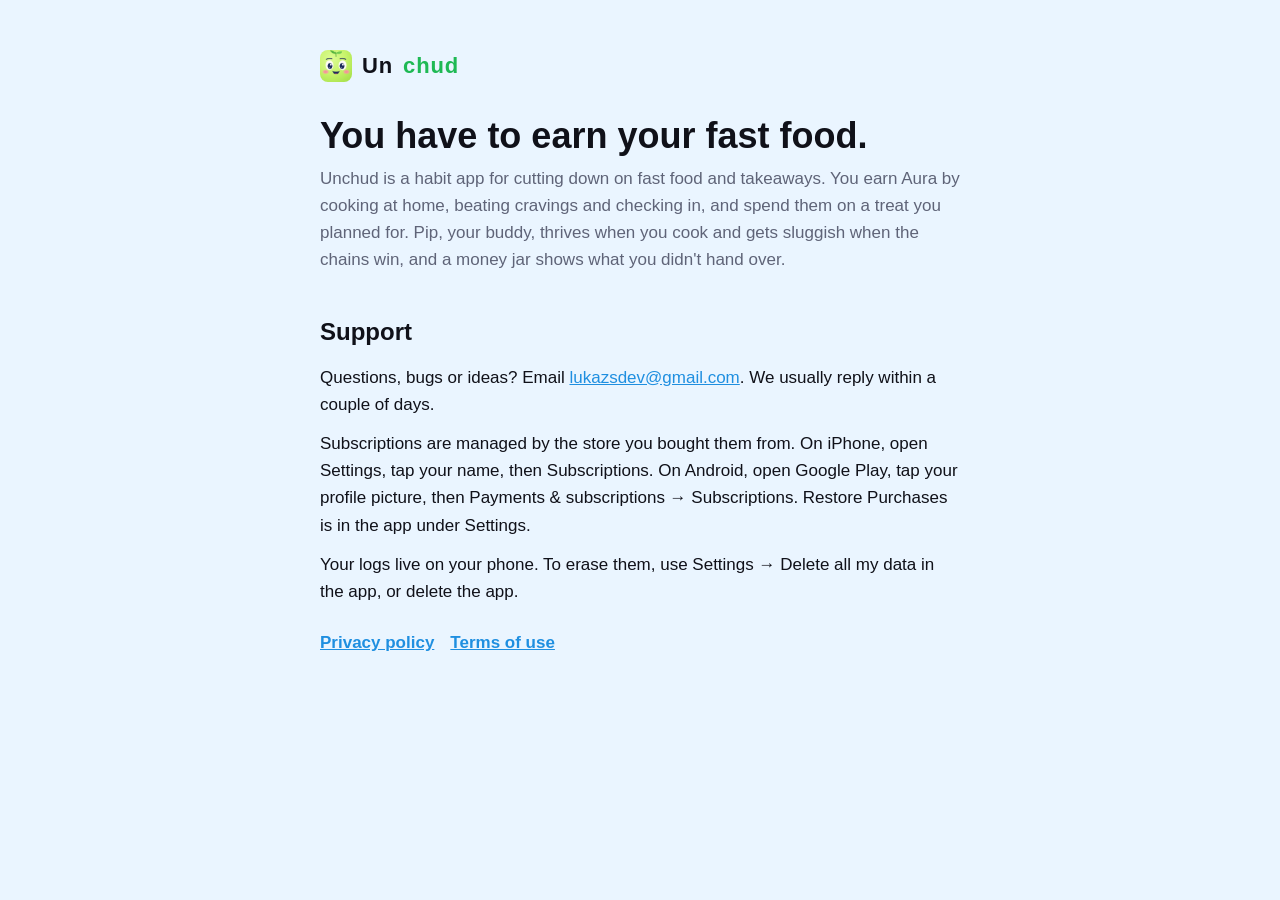
<file: index.html>
<!doctype html>
<html lang="en">
  <head>
    <meta charset="utf-8" />
    <meta name="viewport" content="width=device-width, initial-scale=1" />
    <title>Unchud · Stop being a chud</title>
    <meta name="description" content="Unchud locks fast food behind a little effort: lock your delivery apps until you have earned them: cook at home and beat cravings for Aura, keep your streak, and watch the money you kept pile up." />
    <link rel="icon" href="favicon.png" />
    <link rel="apple-touch-icon" href="apple-touch-icon.png" />
    <link rel="stylesheet" href="style.css" />
  </head>
  <body>
    <main>
      <p class="wordmark"><a href="./"><img src="apple-touch-icon.png" alt="" />Un<span>chud</span></a></p>
      <h1>You have to earn your fast food.</h1>
      <p class="muted">Unchud is a habit app for cutting down on fast food and takeaways. You earn Aura by cooking at home, beating cravings and checking in, and spend them on a treat you planned for. Pip, your buddy, thrives when you cook and gets sluggish when the chains win, and a money jar shows what you didn't hand over.</p>
      <h2>Support</h2>
      <p>Questions, bugs or ideas? Email <a href="mailto:lukazsdev@gmail.com">lukazsdev@gmail.com</a>. We usually reply within a couple of days.</p>
      <p>Subscriptions are managed by the store you bought them from. On iPhone, open Settings, tap your name, then Subscriptions. On Android, open Google Play, tap your profile picture, then Payments &amp; subscriptions → Subscriptions. Restore Purchases is in the app under Settings.</p>
      <p>Your logs live on your phone. To erase them, use Settings → Delete all my data in the app, or delete the app.</p>
      <div class="links">
        <a href="privacy/">Privacy policy</a>
        <a href="terms/">Terms of use</a>
      </div>
    </main>
  </body>
</html>
</file>
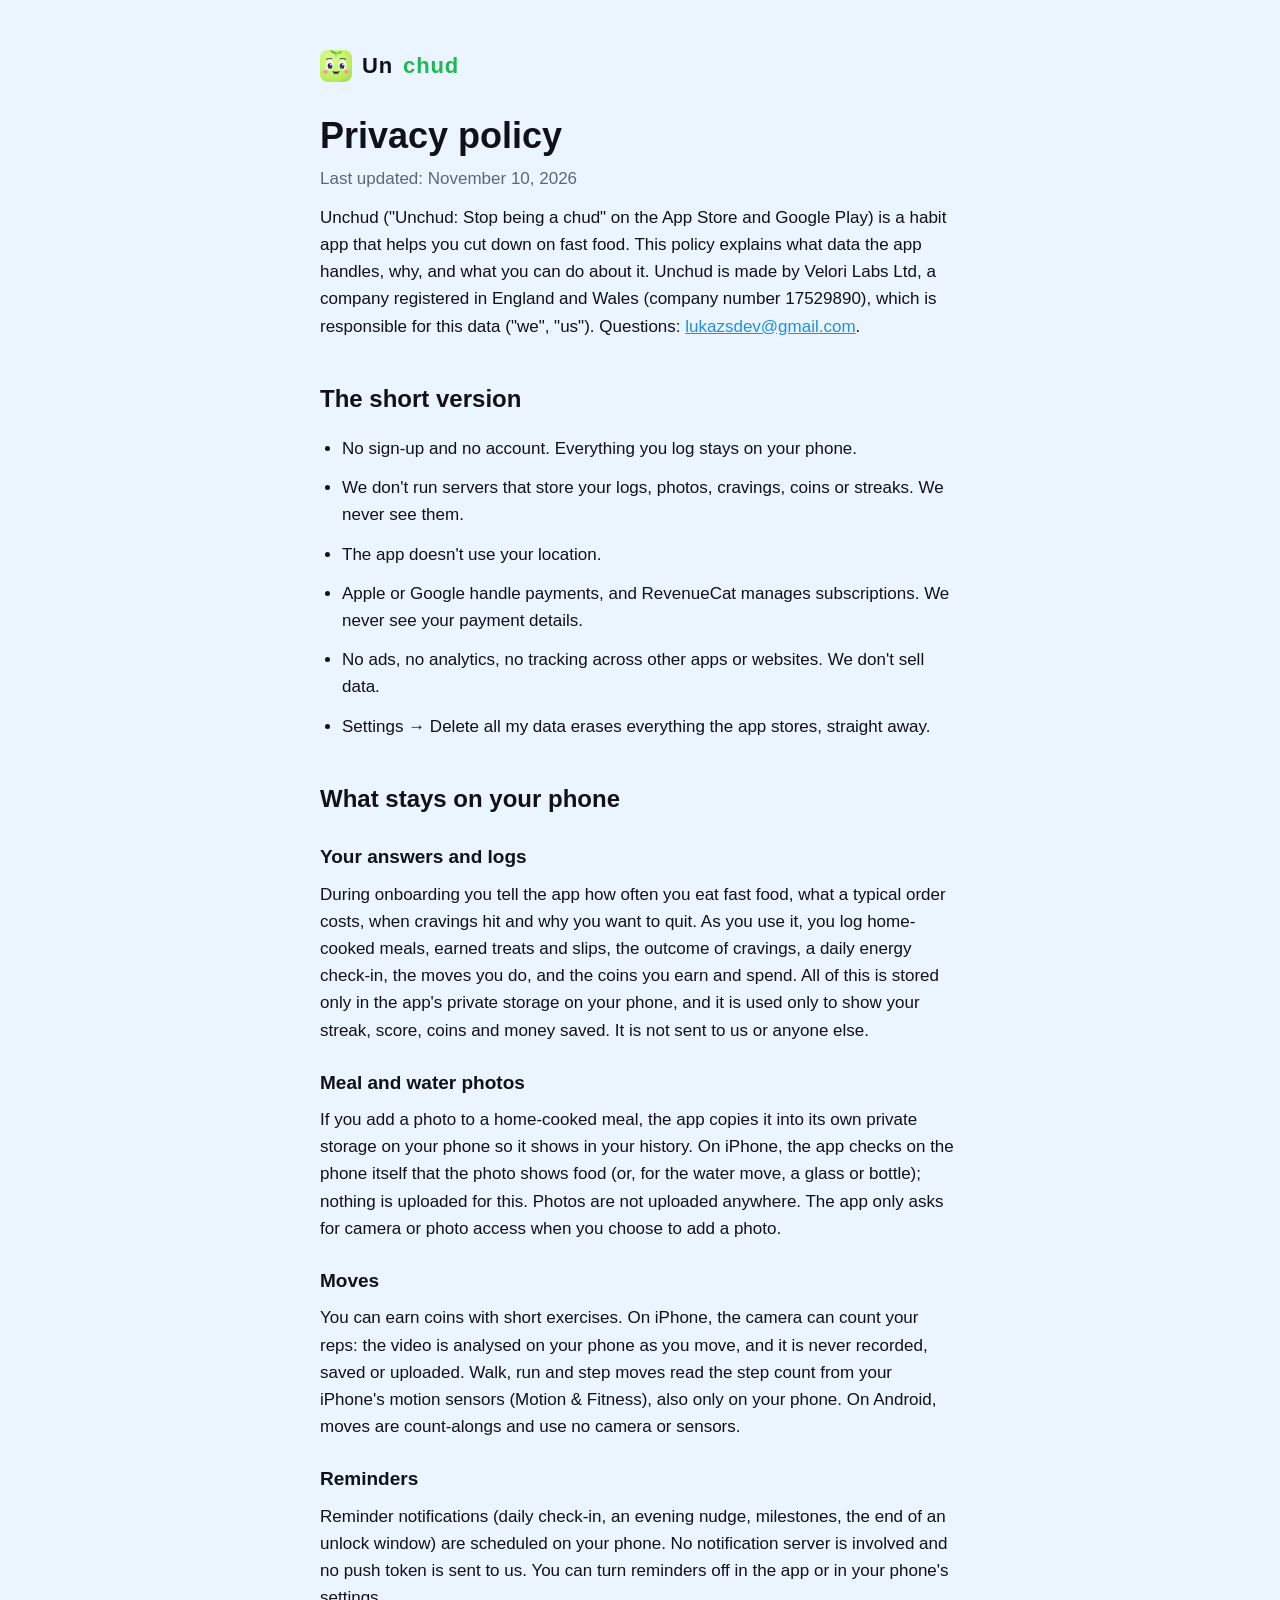
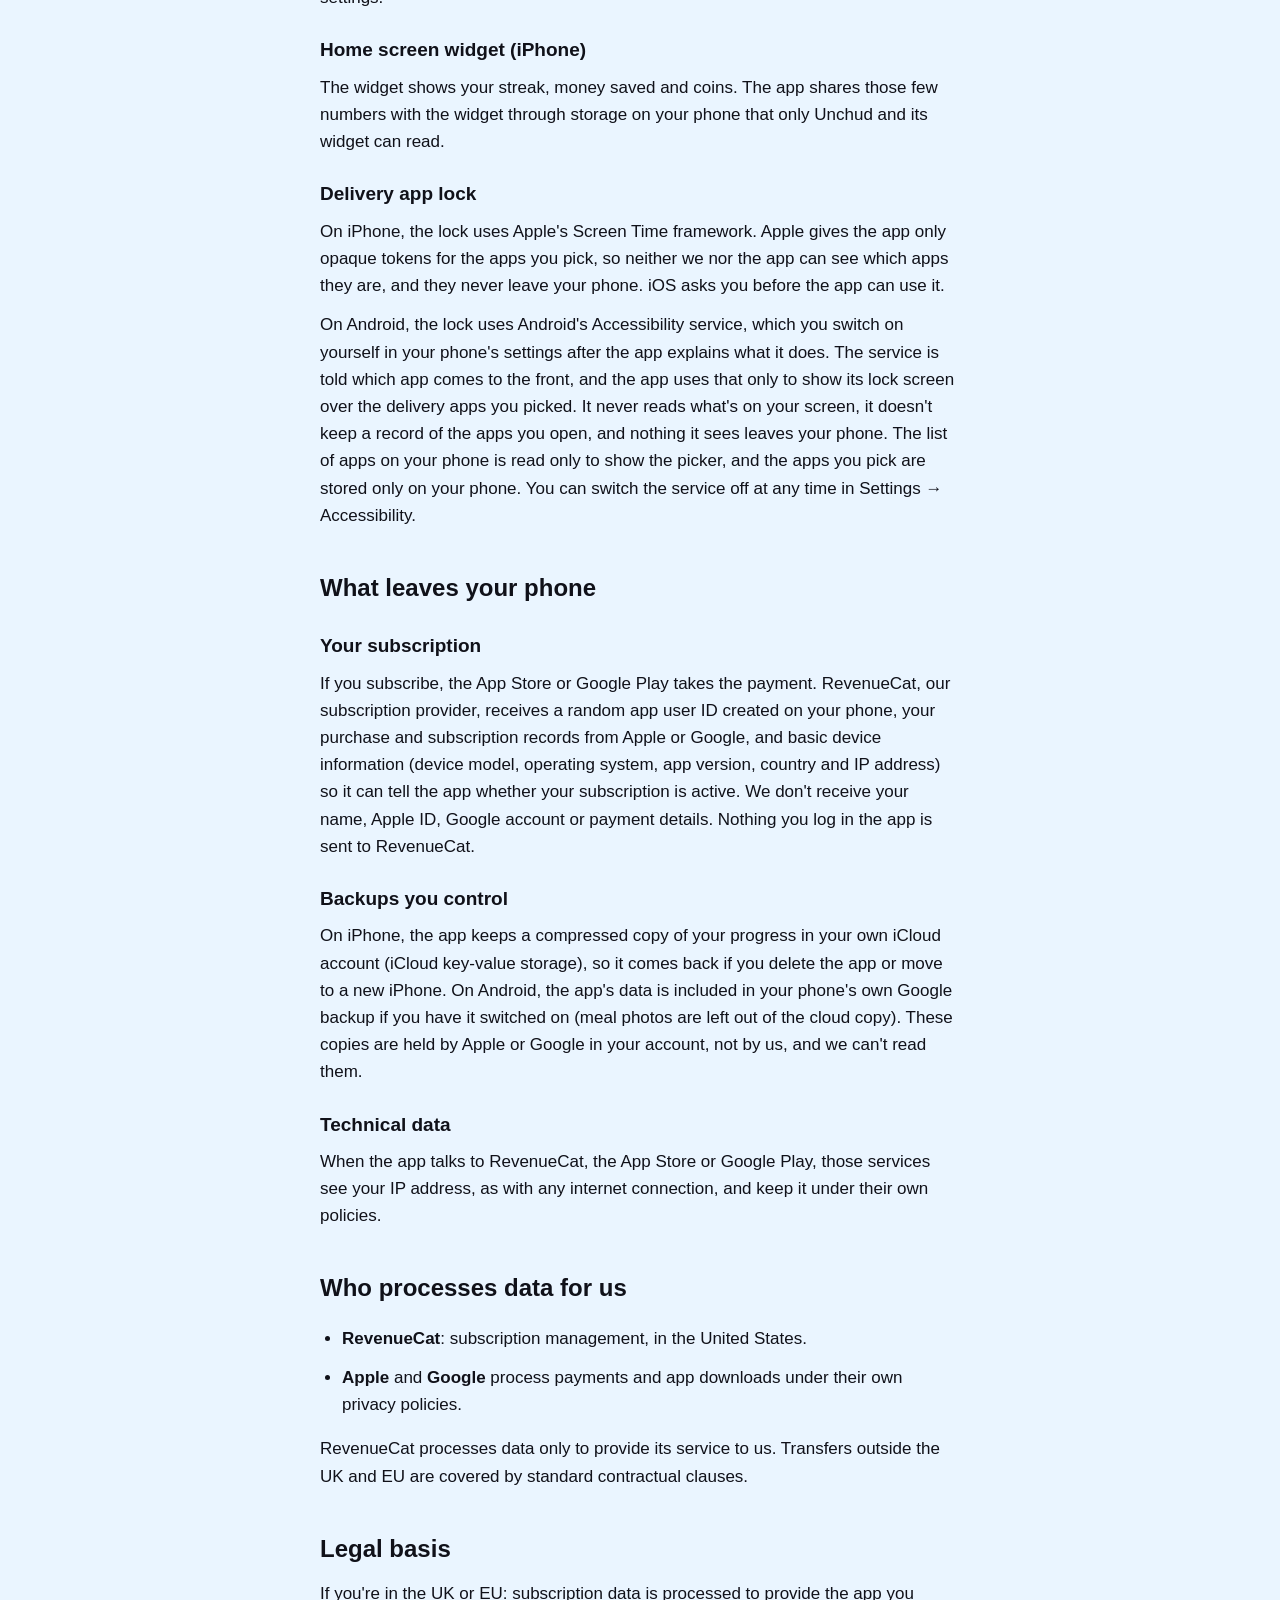
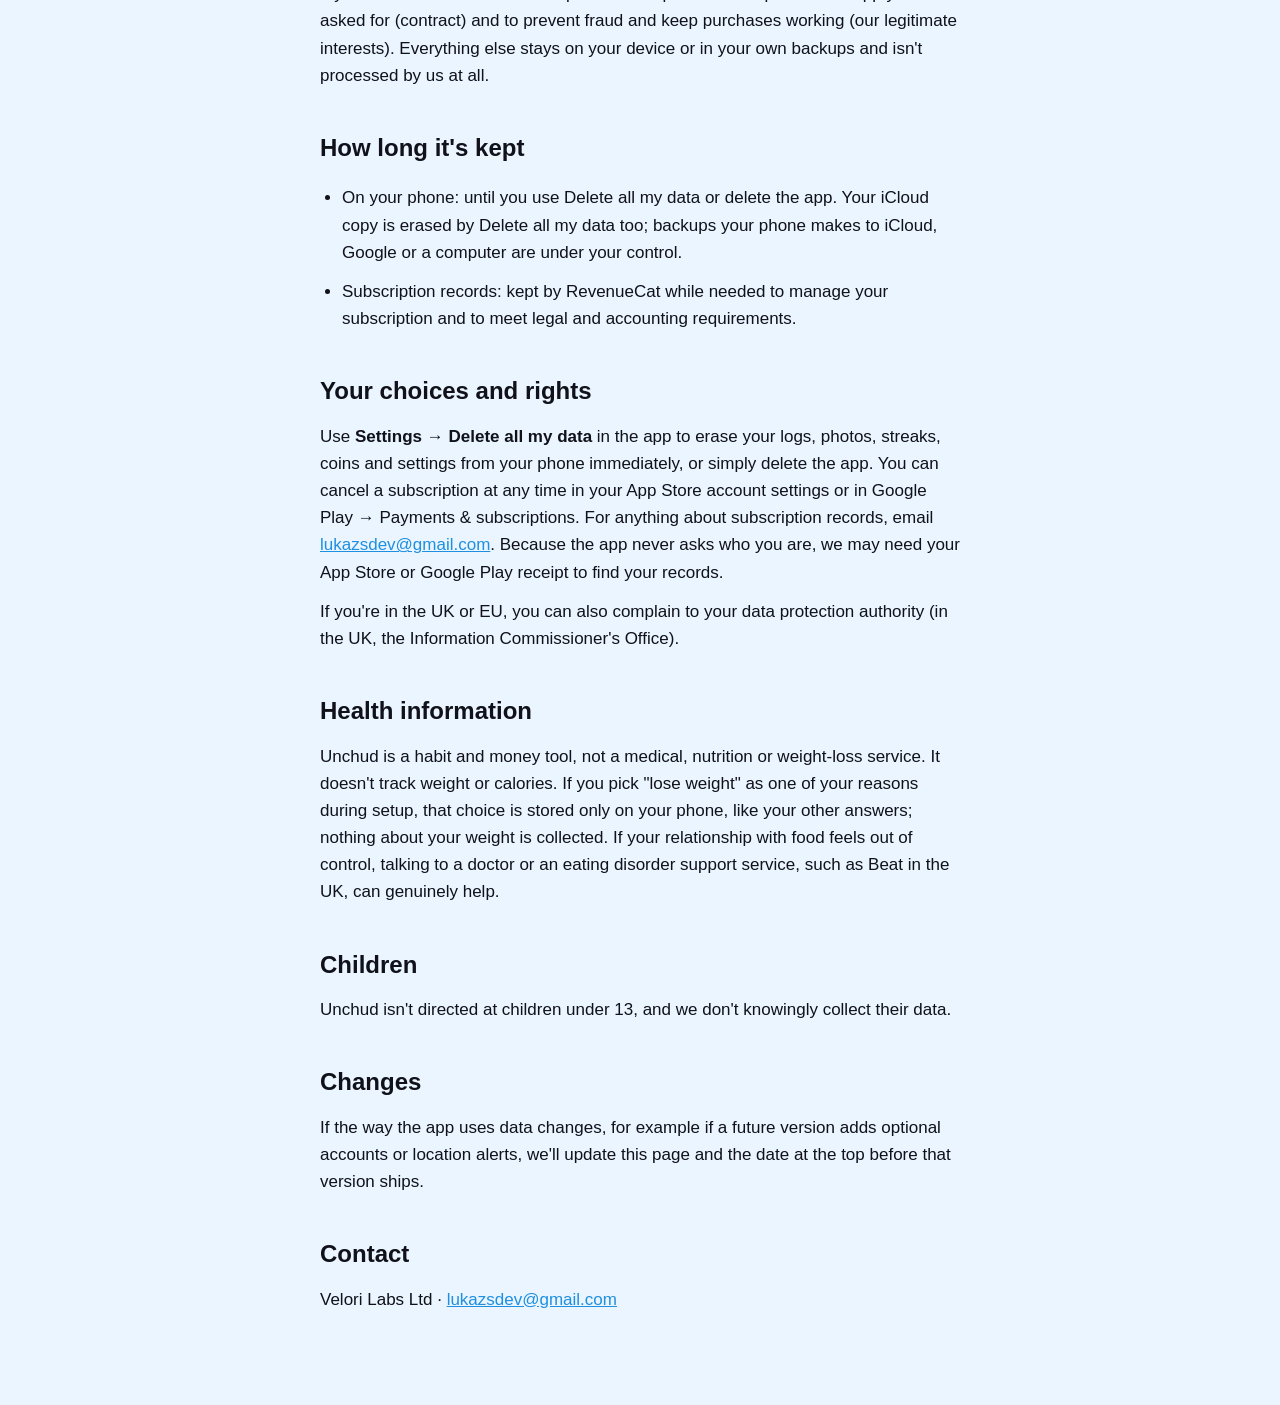
<file: privacy/index.html>
<!doctype html>
<html lang="en">
  <head>
    <meta charset="utf-8" />
    <meta name="viewport" content="width=device-width, initial-scale=1" />
    <title>Privacy policy · Unchud</title>
    <meta name="description" content="How the Unchud app handles your data." />
    <link rel="icon" href="../favicon.png" />
    <link rel="stylesheet" href="../style.css" />
  </head>
  <body>
    <main>
      <p class="wordmark"><a href="../"><img src="../apple-touch-icon.png" alt="" />Un<span>chud</span></a></p>
      <h1>Privacy policy</h1>
      <p class="muted">Last updated: November 10, 2026</p>

      <p>
        Unchud ("Unchud: Stop being a chud" on the App Store and Google Play) is a habit app that helps you cut down on fast food. This policy explains what data the app handles, why, and what you can do about it. Unchud is made by Velori Labs Ltd, a company registered in England and Wales (company number 17529890), which is responsible for this data ("we", "us"). Questions: <a href="mailto:lukazsdev@gmail.com">lukazsdev@gmail.com</a>.
      </p>

      <h2>The short version</h2>
      <ul>
        <li>No sign-up and no account. Everything you log stays on your phone.</li>
        <li>We don't run servers that store your logs, photos, cravings, coins or streaks. We never see them.</li>
        <li>The app doesn't use your location.</li>
        <li>Apple or Google handle payments, and RevenueCat manages subscriptions. We never see your payment details.</li>
        <li>No ads, no analytics, no tracking across other apps or websites. We don't sell data.</li>
        <li>Settings → Delete all my data erases everything the app stores, straight away.</li>
      </ul>

      <h2>What stays on your phone</h2>
      <h3>Your answers and logs</h3>
      <p>
        During onboarding you tell the app how often you eat fast food, what a typical order costs, when cravings hit and why you want to quit. As you use it, you log home-cooked meals, earned treats and slips, the outcome of cravings, a daily energy check-in, the moves you do, and the coins you earn and spend. All of this is stored only in the app's private storage on your phone, and it is used only to show your streak, score, coins and money saved. It is not sent to us or anyone else.
      </p>
      <h3>Meal and water photos</h3>
      <p>
        If you add a photo to a home-cooked meal, the app copies it into its own private storage on your phone so it shows in your history. On iPhone, the app checks on the phone itself that the photo shows food (or, for the water move, a glass or bottle); nothing is uploaded for this. Photos are not uploaded anywhere. The app only asks for camera or photo access when you choose to add a photo.
      </p>
      <h3>Moves</h3>
      <p>
        You can earn coins with short exercises. On iPhone, the camera can count your reps: the video is analysed on your phone as you move, and it is never recorded, saved or uploaded. Walk, run and step moves read the step count from your iPhone's motion sensors (Motion &amp; Fitness), also only on your phone. On Android, moves are count-alongs and use no camera or sensors.
      </p>
      <h3>Reminders</h3>
      <p>
        Reminder notifications (daily check-in, an evening nudge, milestones, the end of an unlock window) are scheduled on your phone. No notification server is involved and no push token is sent to us. You can turn reminders off in the app or in your phone's settings.
      </p>
      <h3>Home screen widget (iPhone)</h3>
      <p>
        The widget shows your streak, money saved and coins. The app shares those few numbers with the widget through storage on your phone that only Unchud and its widget can read.
      </p>
      <h3>Delivery app lock</h3>
      <p>
        On iPhone, the lock uses Apple's Screen Time framework. Apple gives the app only opaque tokens for the apps you pick, so neither we nor the app can see which apps they are, and they never leave your phone. iOS asks you before the app can use it.
      </p>
      <p>
        On Android, the lock uses Android's Accessibility service, which you switch on yourself in your phone's settings after the app explains what it does. The service is told which app comes to the front, and the app uses that only to show its lock screen over the delivery apps you picked. It never reads what's on your screen, it doesn't keep a record of the apps you open, and nothing it sees leaves your phone. The list of apps on your phone is read only to show the picker, and the apps you pick are stored only on your phone. You can switch the service off at any time in Settings → Accessibility.
      </p>

      <h2>What leaves your phone</h2>
      <h3>Your subscription</h3>
      <p>
        If you subscribe, the App Store or Google Play takes the payment. RevenueCat, our subscription provider, receives a random app user ID created on your phone, your purchase and subscription records from Apple or Google, and basic device information (device model, operating system, app version, country and IP address) so it can tell the app whether your subscription is active. We don't receive your name, Apple ID, Google account or payment details. Nothing you log in the app is sent to RevenueCat.
      </p>
      <h3>Backups you control</h3>
      <p>
        On iPhone, the app keeps a compressed copy of your progress in your own iCloud account (iCloud key-value storage), so it comes back if you delete the app or move to a new iPhone. On Android, the app's data is included in your phone's own Google backup if you have it switched on (meal photos are left out of the cloud copy). These copies are held by Apple or Google in your account, not by us, and we can't read them.
      </p>
      <h3>Technical data</h3>
      <p>
        When the app talks to RevenueCat, the App Store or Google Play, those services see your IP address, as with any internet connection, and keep it under their own policies.
      </p>

      <h2>Who processes data for us</h2>
      <ul>
        <li><strong>RevenueCat</strong>: subscription management, in the United States.</li>
        <li><strong>Apple</strong> and <strong>Google</strong> process payments and app downloads under their own privacy policies.</li>
      </ul>
      <p>RevenueCat processes data only to provide its service to us. Transfers outside the UK and EU are covered by standard contractual clauses.</p>

      <h2>Legal basis</h2>
      <p>If you're in the UK or EU: subscription data is processed to provide the app you asked for (contract) and to prevent fraud and keep purchases working (our legitimate interests). Everything else stays on your device or in your own backups and isn't processed by us at all.</p>

      <h2>How long it's kept</h2>
      <ul>
        <li>On your phone: until you use Delete all my data or delete the app. Your iCloud copy is erased by Delete all my data too; backups your phone makes to iCloud, Google or a computer are under your control.</li>
        <li>Subscription records: kept by RevenueCat while needed to manage your subscription and to meet legal and accounting requirements.</li>
      </ul>

      <h2>Your choices and rights</h2>
      <p>
        Use <strong>Settings → Delete all my data</strong> in the app to erase your logs, photos, streaks, coins and settings from your phone immediately, or simply delete the app. You can cancel a subscription at any time in your App Store account settings or in Google Play → Payments &amp; subscriptions. For anything about subscription records, email <a href="mailto:lukazsdev@gmail.com">lukazsdev@gmail.com</a>. Because the app never asks who you are, we may need your App Store or Google Play receipt to find your records.
      </p>
      <p>If you're in the UK or EU, you can also complain to your data protection authority (in the UK, the Information Commissioner's Office).</p>

      <h2>Health information</h2>
      <p>Unchud is a habit and money tool, not a medical, nutrition or weight-loss service. It doesn't track weight or calories. If you pick "lose weight" as one of your reasons during setup, that choice is stored only on your phone, like your other answers; nothing about your weight is collected. If your relationship with food feels out of control, talking to a doctor or an eating disorder support service, such as Beat in the UK, can genuinely help.</p>

      <h2>Children</h2>
      <p>Unchud isn't directed at children under 13, and we don't knowingly collect their data.</p>

      <h2>Changes</h2>
      <p>If the way the app uses data changes, for example if a future version adds optional accounts or location alerts, we'll update this page and the date at the top before that version ships.</p>

      <h2>Contact</h2>
      <p>Velori Labs Ltd · <a href="mailto:lukazsdev@gmail.com">lukazsdev@gmail.com</a></p>
    </main>
  </body>
</html>
</file>
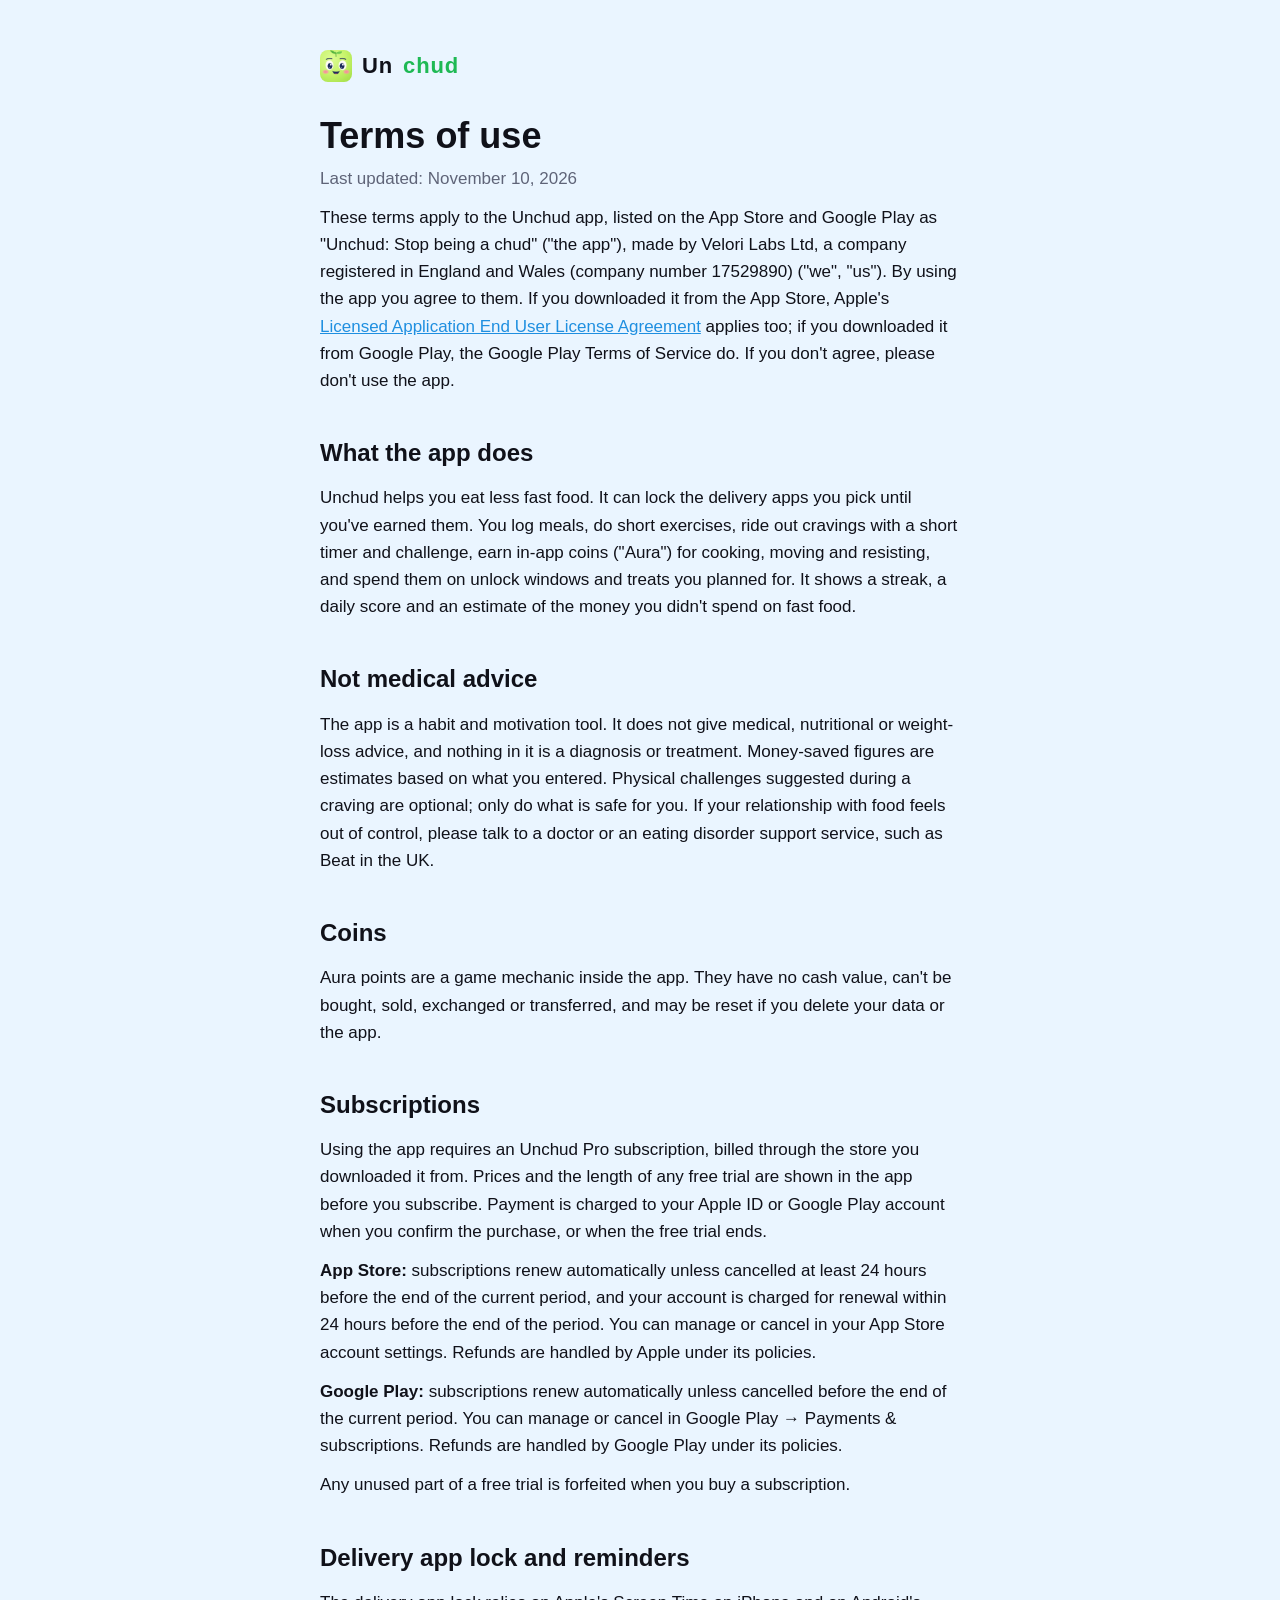
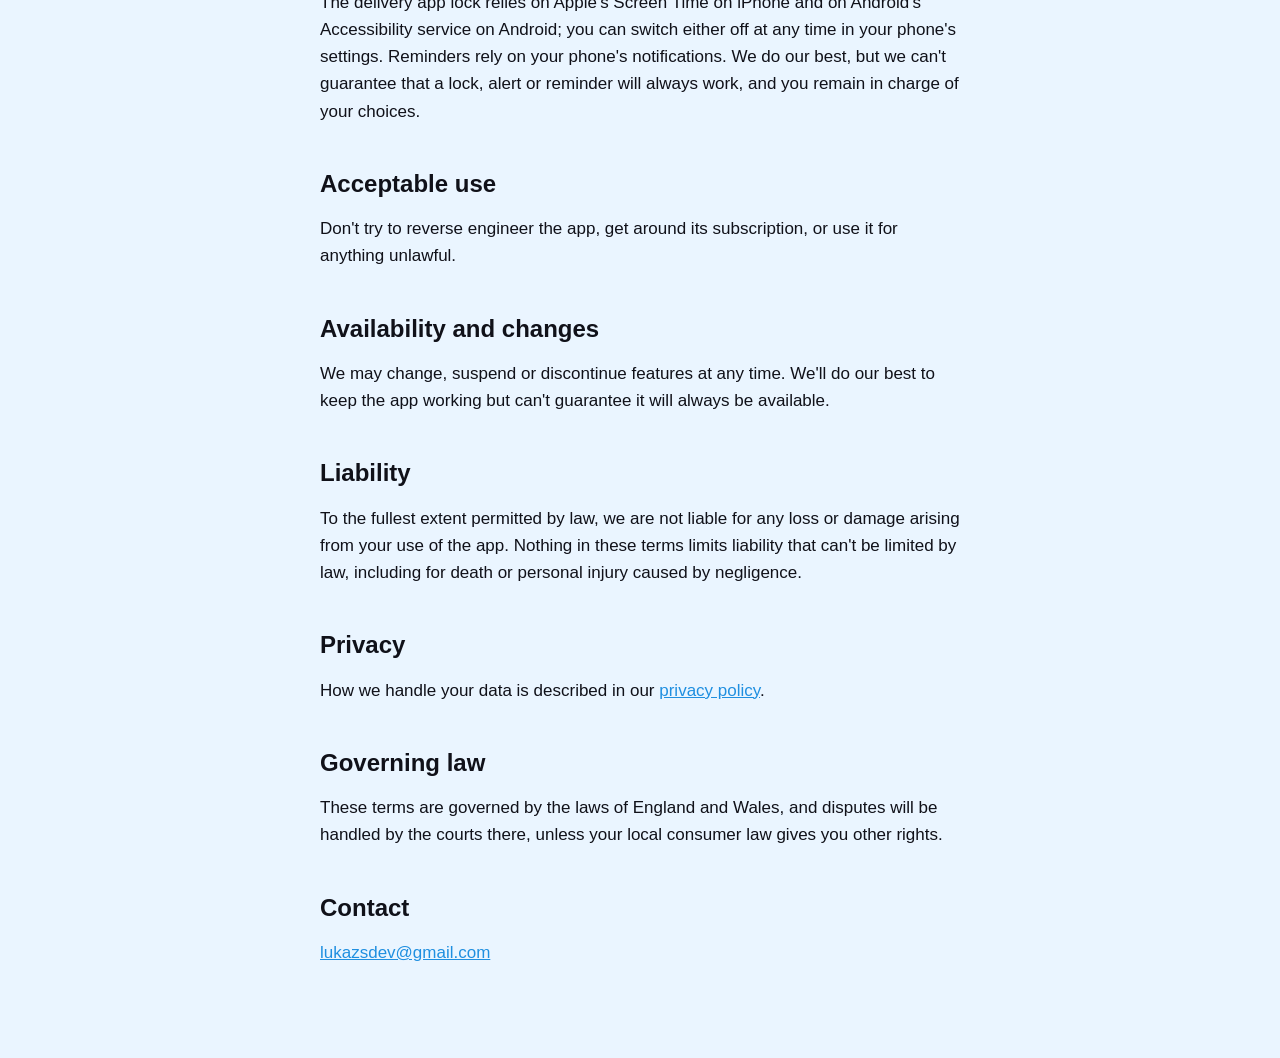
<file: terms/index.html>
<!doctype html>
<html lang="en">
  <head>
    <meta charset="utf-8" />
    <meta name="viewport" content="width=device-width, initial-scale=1" />
    <title>Terms of use · Unchud</title>
    <meta name="description" content="Terms of use for the Unchud app." />
    <link rel="icon" href="../favicon.png" />
    <link rel="stylesheet" href="../style.css" />
  </head>
  <body>
    <main>
      <p class="wordmark"><a href="../"><img src="../apple-touch-icon.png" alt="" />Un<span>chud</span></a></p>
      <h1>Terms of use</h1>
      <p class="muted">Last updated: November 10, 2026</p>

      <p>These terms apply to the Unchud app, listed on the App Store and Google Play as "Unchud: Stop being a chud" ("the app"), made by Velori Labs Ltd, a company registered in England and Wales (company number 17529890) ("we", "us"). By using the app you agree to them. If you downloaded it from the App Store, Apple's <a href="https://www.apple.com/legal/internet-services/itunes/dev/stdeula/">Licensed Application End User License Agreement</a> applies too; if you downloaded it from Google Play, the Google Play Terms of Service do. If you don't agree, please don't use the app.</p>

      <h2>What the app does</h2>
      <p>Unchud helps you eat less fast food. It can lock the delivery apps you pick until you've earned them. You log meals, do short exercises, ride out cravings with a short timer and challenge, earn in-app coins ("Aura") for cooking, moving and resisting, and spend them on unlock windows and treats you planned for. It shows a streak, a daily score and an estimate of the money you didn't spend on fast food.</p>

      <h2>Not medical advice</h2>
      <p>
        The app is a habit and motivation tool. It does not give medical, nutritional or weight-loss advice, and nothing in it is a diagnosis or treatment. Money-saved figures are estimates based on what you entered. Physical challenges suggested during a craving are optional; only do what is safe for you. If your relationship with food feels out of control, please talk to a doctor or an eating disorder support service, such as Beat in the UK.
      </p>

      <h2>Coins</h2>
      <p>Aura points are a game mechanic inside the app. They have no cash value, can't be bought, sold, exchanged or transferred, and may be reset if you delete your data or the app.</p>

      <h2>Subscriptions</h2>
      <p>
        Using the app requires an Unchud Pro subscription, billed through the store you downloaded it from. Prices and the length of any free trial are shown in the app before you subscribe. Payment is charged to your Apple ID or Google Play account when you confirm the purchase, or when the free trial ends.
      </p>
      <p>
        <strong>App Store:</strong> subscriptions renew automatically unless cancelled at least 24 hours before the end of the current period, and your account is charged for renewal within 24 hours before the end of the period. You can manage or cancel in your App Store account settings. Refunds are handled by Apple under its policies.
      </p>
      <p>
        <strong>Google Play:</strong> subscriptions renew automatically unless cancelled before the end of the current period. You can manage or cancel in Google Play → Payments &amp; subscriptions. Refunds are handled by Google Play under its policies.
      </p>
      <p>
        Any unused part of a free trial is forfeited when you buy a subscription.
      </p>

      <h2>Delivery app lock and reminders</h2>
      <p>The delivery app lock relies on Apple's Screen Time on iPhone and on Android's Accessibility service on Android; you can switch either off at any time in your phone's settings. Reminders rely on your phone's notifications. We do our best, but we can't guarantee that a lock, alert or reminder will always work, and you remain in charge of your choices.</p>

      <h2>Acceptable use</h2>
      <p>Don't try to reverse engineer the app, get around its subscription, or use it for anything unlawful.</p>

      <h2>Availability and changes</h2>
      <p>We may change, suspend or discontinue features at any time. We'll do our best to keep the app working but can't guarantee it will always be available.</p>

      <h2>Liability</h2>
      <p>To the fullest extent permitted by law, we are not liable for any loss or damage arising from your use of the app. Nothing in these terms limits liability that can't be limited by law, including for death or personal injury caused by negligence.</p>

      <h2>Privacy</h2>
      <p>How we handle your data is described in our <a href="../privacy/">privacy policy</a>.</p>

      <h2>Governing law</h2>
      <p>These terms are governed by the laws of England and Wales, and disputes will be handled by the courts there, unless your local consumer law gives you other rights.</p>

      <h2>Contact</h2>
      <p><a href="mailto:lukazsdev@gmail.com">lukazsdev@gmail.com</a></p>
    </main>
  </body>
</html>
</file>
<file: style.css>
/* Static pages for GitHub Pages: Foodrot support, privacy policy and terms. */
:root {
  color-scheme: light dark;
  --background: #eaf5ff;
  --text: #101119;
  --muted: #5f6478;
  --accent: #1fb954;
  --accent2: #1f8fe0;
  --border: #d6e6f5;
}
@media (prefers-color-scheme: dark) {
  :root {
    --background: #101119;
    --text: #f6f7ff;
    --muted: #a7abbf;
    --accent: #3ddc6a;
    --accent2: #7fc9ff;
    --border: #242636;
  }
}
* { box-sizing: border-box; }
body {
  margin: 0;
  background: var(--background);
  color: var(--text);
  font: 17px/1.6 -apple-system, BlinkMacSystemFont, 'Segoe UI', Roboto, Helvetica, Arial, sans-serif;
}
main { max-width: 680px; margin: 0 auto; padding: 48px 20px 80px; }
.wordmark { font-weight: 900; font-size: 22px; letter-spacing: 0.04em; margin: 0 0 32px; display: flex; align-items: center; gap: 10px; }
.wordmark a { color: var(--text); text-decoration: none; display: flex; align-items: center; gap: 10px; }
.wordmark img { width: 32px; height: 32px; border-radius: 8px; }
.wordmark span { color: var(--accent); }
h1 { font-size: 36px; line-height: 1.15; margin: 0 0 8px; }
h2 { font-size: 24px; margin: 40px 0 12px; }
h3 { font-size: 19px; margin: 24px 0 8px; }
p, li { margin: 0 0 12px; }
ul { padding-left: 22px; }
a { color: var(--accent2); }
.muted { color: var(--muted); }
.links { display: flex; gap: 16px; flex-wrap: wrap; margin-top: 24px; }
.links a { font-weight: 700; }
hr { border: 0; border-top: 1px solid var(--border); margin: 40px 0; }
</file>
